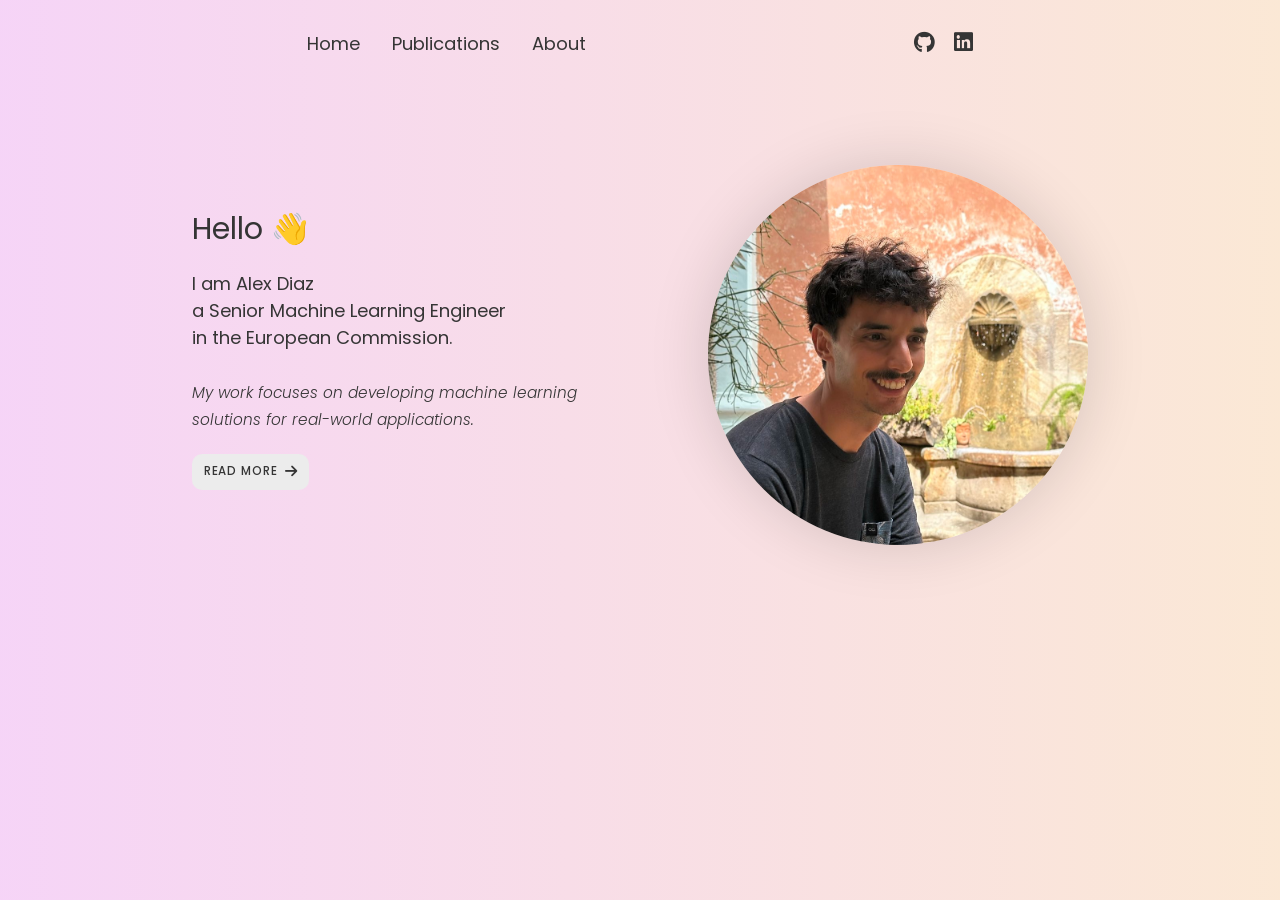
<file: index.html>
<!DOCTYPE html>
<html lang="en-GB">
<head>
    <meta charset="utf-8">
    <meta http-equiv="X-UA-Compatible" content="IE=edge">
    <meta name="viewport" content="width=device-width, initial-scale=1.0">

    <title>Home Page - Alex Diaz</title>
    <meta name="description"
          content="Alex Diaz personal site">
    <meta name="referrer" content="no-referrer-when-downgrade">
    <meta name="robots" content="all">
    <meta content="en_EN" property="og:locale">
    <meta content="Alex Diaz, Machine Learning Engineering" property="og:site_name">
    <meta content="website" property="og:type">
    <meta content="https://www.alexdiaz.io" property="og:url">
    <meta content="Alex Diaz, Machine Learning Engineering" property="og:title">
    <meta content="The portfolio of Machine Learning Engineer, Alex Diaz." property="og:description">
    <meta content="https://github.com/alejandrods" property="og:see_also">
    <link rel="stylesheet" type="text/css" media="all" href="assets/stylesheets/main_free.css"/>
    <link rel="stylesheet" type="text/css" media="all" href="assets/stylesheets/home.css"/>
    <link rel="preconnect" href="https://rsms.me/">
    <link rel="stylesheet" href="https://rsms.me/inter/inter.css">
    <link href="assets/fontawesome-free-6.6.0-web/css/all.min.css" rel="stylesheet">
    <link rel="apple-touch-icon" sizes="180x180" href="apple-touch-icon.png">
    <link rel="icon" type="image/png" sizes="32x32" href="favicon-32x32.png">
    <link rel="icon" type="image/png" sizes="16x16" href="favicon-16x16.png">
    <meta name="msapplication-TileColor" content="#da532c">
    <meta name="theme-color" content="#ffffff">
    <!-- Load universal header and footer -->
    <script src="https://ajax.googleapis.com/ajax/libs/jquery/3.5.1/jquery.min.js"></script>
    <script>
        jQuery(document).ready(function ($) {
            $("#header").load("assets/views/header.html #home");
            $("#footer").load("assets/views/footer.html");
        });
    </script>
    <script src="assets/scripts/tilt.js" defer></script>
</head>
<body>
<!-- Define Menu -->
<div id="header"></div>

<!-- Title Page -->
<div class="container" id="first-content"
     style="background: linear-gradient(90deg, hsla(298, 68%, 90%, 1) 0%, hsla(30, 82%, 91%, 1) 100%);">
    <div class="home-container">
        <div class="home-intro">
            <h1 class="title">Hello 👋</h1>
            <p class="text">I am Alex Diaz<br> a Senior Machine Learning Engineer<br> in the European Commission.</p>

            <p><em>My work focuses on developing machine learning solutions for real-world applications.</em></p>
            <div><a href="about.html" class="button icon">Read More <i class="fa-solid fa-arrow-right"></i></a></div>
        </div>
        <div class="home-profile">
            <div class="tilt">
                <div class="tilt-inner">
                    <img src="assets/figures/profile.png" alt="Alex Diaz Profile">
                </div>
            </div>
        </div>
    </div>
</div>

<!-- Footer Page -->
<div id="footer"></div>
</body>
</html>
</file>
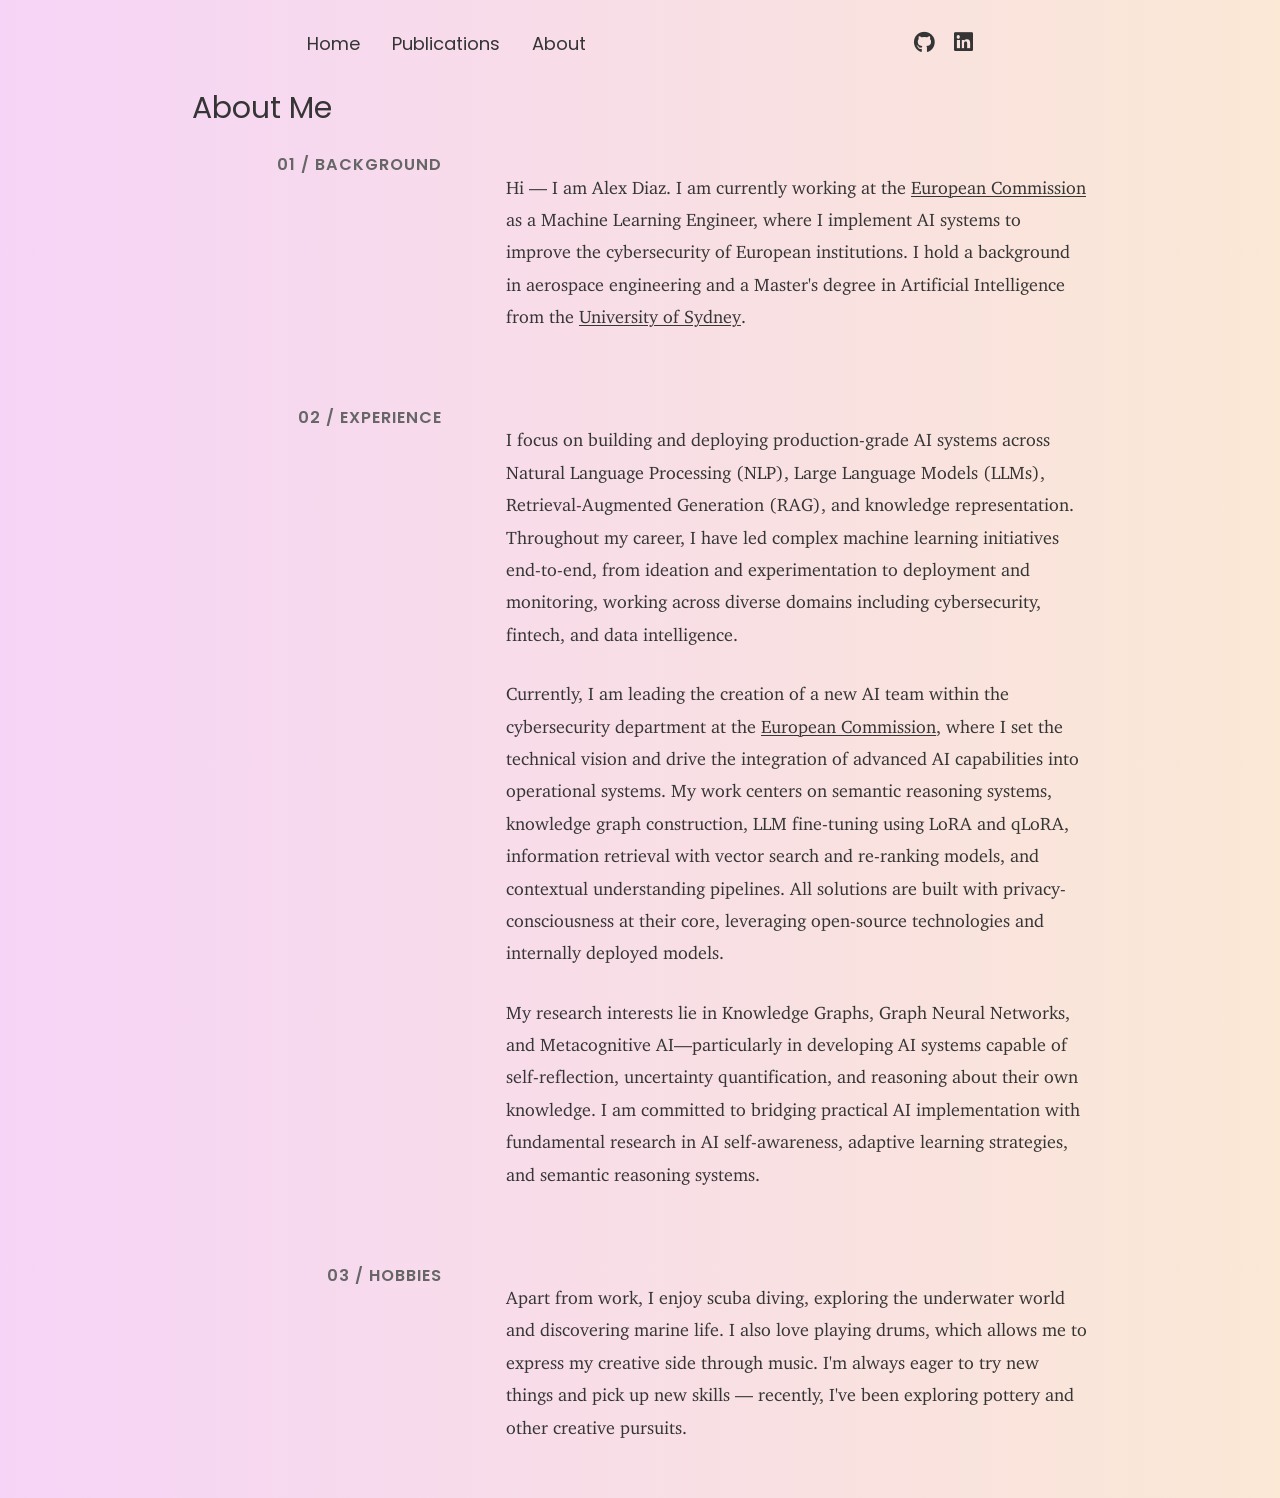
<file: about.html>
<!DOCTYPE html>
<html lang="en-GB">
<head>
    <meta charset="utf-8">
    <meta http-equiv="X-UA-Compatible" content="IE=edge">
    <meta name="viewport" content="width=device-width, initial-scale=1.0">

    <title>About - Alex Diaz</title>
    <meta name="description"
          content="Read about Alex Diaz, including further information about his background and professional experience.">
    <meta name="referrer" content="no-referrer-when-downgrade">
    <meta name="robots" content="all">
    <meta content="en_EN" property="og:locale">
    <meta content="Alex Diaz, Machine Learning Engineering" property="og:site_name">
    <meta content="website" property="og:type">
    <meta content="https://www.alexdiaz.io" property="og:url">
    <meta content="About - Alex Diaz" property="og:title">
    <meta content="Read about Alex Diaz, including further information about his background and professional experience."
          property="og:description">
    <meta content="https://github.com/alejandrods" property="og:see_also">
    <link rel="stylesheet" type="text/css" media="all" href="assets/stylesheets/main_free.css"/>
    <link rel="stylesheet" type="text/css" media="all" href="assets/stylesheets/home.css"/>
    <link rel="preconnect" href="https://rsms.me/">
    <link rel="stylesheet" href="https://rsms.me/inter/inter.css">
    <link href="assets/fontawesome-free-6.6.0-web/css/all.min.css" rel="stylesheet">
    <link rel="apple-touch-icon" sizes="180x180" href="apple-touch-icon.png">
    <link rel="icon" type="image/png" sizes="32x32" href="favicon-32x32.png">
    <link rel="icon" type="image/png" sizes="16x16" href="favicon-16x16.png">
    <meta name="msapplication-TileColor" content="#da532c">
    <meta name="theme-color" content="#ffffff">
    <!-- Load universal header and footer -->
    <script src="https://ajax.googleapis.com/ajax/libs/jquery/3.5.1/jquery.min.js"></script>
    <script>
        jQuery(document).ready(function ($) {
            $("#header").load("assets/views/header.html #about");
            $("#footer").load("assets/views/footer.html");
        });
    </script>
</head>

<body>
<!-- Define Menu -->
<div id="header"></div>

<!-- Title Page -->
<div class="container" id="first-content"
     style="background: linear-gradient(90deg, hsla(298, 68%, 90%, 1) 0%, hsla(30, 82%, 91%, 1) 100%);">
    <div class="page-title">
        <h1 class="title">About Me</h1>
        <div class="about-container">
            <div class="about-intro">
                <p>01&nbsp;/&nbsp;Background</p>
            </div>
            <div class="about-content">
                <p>Hi &mdash; I am Alex Diaz. I am currently working at the <a href="https://commission.europa.eu/">European
                    Commission</a> as a Machine Learning Engineer, where I implement AI systems to improve the
                    cybersecurity of European institutions. I hold a background in aerospace engineering and a Master's
                    degree in Artificial Intelligence from the <a href="https://www.sydney.edu.au/">University of
                        Sydney</a>.</p>
            </div>

            <div class="about-intro">
                <p>02&nbsp;/&nbsp;Experience</p>
            </div>

            <div class="about-content">
                <p>
                    I focus on building and deploying production-grade AI systems across Natural Language Processing (NLP), Large Language Models (LLMs), Retrieval-Augmented Generation (RAG), and knowledge representation. Throughout my career, I have led complex machine learning initiatives end-to-end, from ideation and experimentation to deployment and monitoring, working across diverse domains including cybersecurity, fintech, and data intelligence.
                </p>
                <p>
                    Currently, I am leading the creation of a new AI team within the cybersecurity department at the <a href="https://commission.europa.eu/">European Commission</a>, where I set the technical vision and drive the integration of advanced AI capabilities into operational systems. My work centers on semantic reasoning systems, knowledge graph construction, LLM fine-tuning using LoRA and qLoRA, information retrieval with vector search and re-ranking models, and contextual understanding pipelines. All solutions are built with privacy-consciousness at their core, leveraging open-source technologies and internally deployed models.
                </p>
                <p>
                    My research interests lie in Knowledge Graphs, Graph Neural Networks, and Metacognitive AI—particularly in developing AI systems capable of self-reflection, uncertainty quantification, and reasoning about their own knowledge. I am committed to bridging practical AI implementation with fundamental research in AI self-awareness, adaptive learning strategies, and semantic reasoning systems.
                </p>
            </div>

            <div class="about-intro">
                <p>03&nbsp;/&nbsp;Hobbies</p>
            </div>

            <div class="about-content">
                <p>
                    Apart from work, I enjoy scuba diving, exploring the underwater world and discovering marine life. I
                    also love playing drums, which allows me to express my creative side through music. I'm always eager
                    to try new things and pick up new skills &mdash; recently, I've been exploring pottery and other
                    creative pursuits.
                </p>
            </div>
        </div>
    </div>
</div>

<!-- Footer Page -->
<div id="footer"></div>

</body>
</html>
</file>
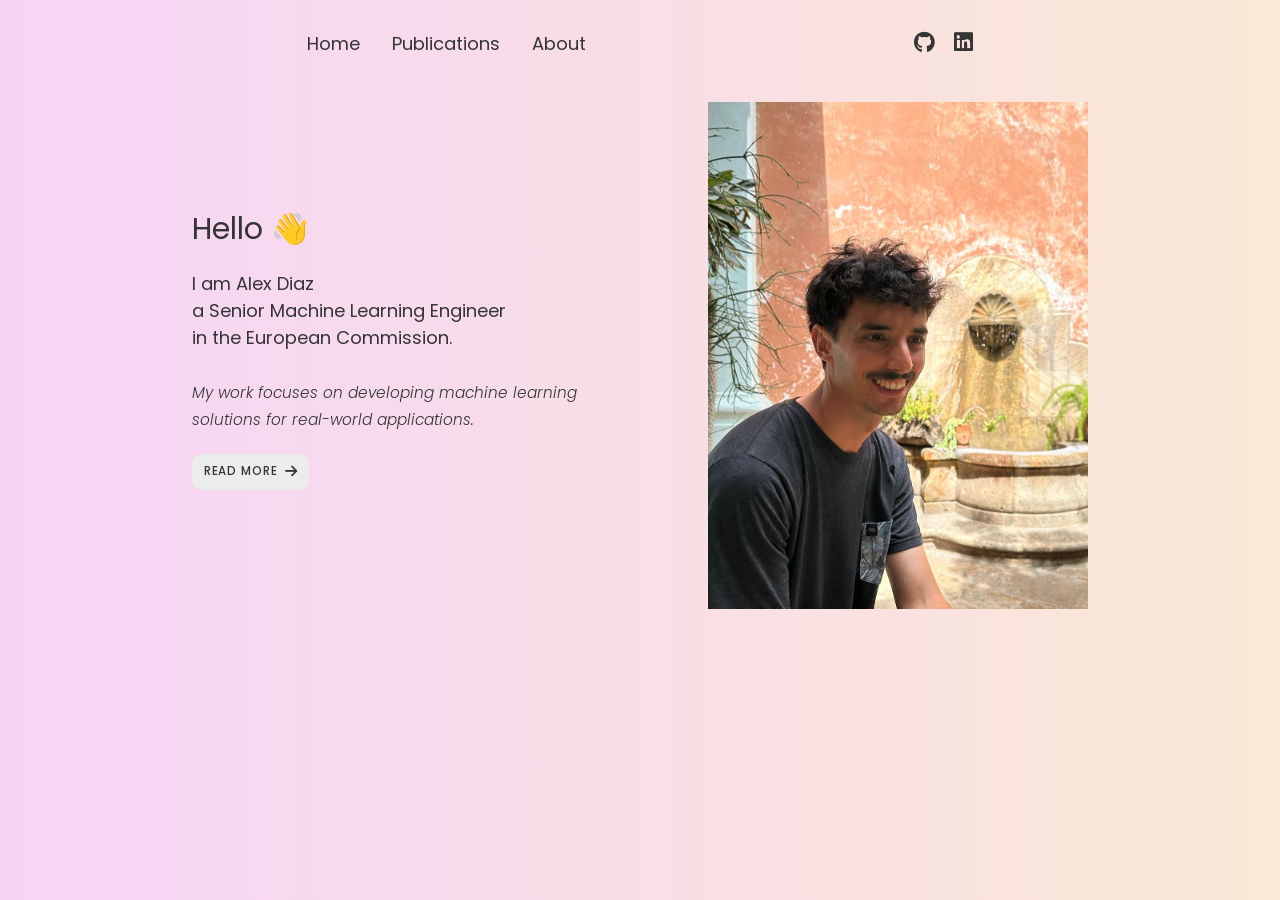
<file: home.html>
<!DOCTYPE html>
<html lang="en-GB">
<head>
    <meta charset="utf-8">
    <meta http-equiv="X-UA-Compatible" content="IE=edge">
    <meta name="viewport" content="width=device-width, initial-scale=1.0">

    <title>Home Page - Alex Diaz</title>
    <meta name="description"
          content="Alex Diaz personal site">
    <meta name="referrer" content="no-referrer-when-downgrade">
    <meta name="robots" content="all">
    <meta content="en_EN" property="og:locale">
    <meta content="Alex Diaz, Machine Learning Engineering" property="og:site_name">
    <meta content="website" property="og:type">
    <meta content="https://www.alexdiaz.io" property="og:url">
    <meta content="Alex Diaz, Machine Learning Engineering" property="og:title">
    <meta content="The portfolio of Machine Learning Engineer, Alex Diaz." property="og:description">
    <meta content="https://github.com/alejandrods" property="og:see_also">
    <link rel="stylesheet" type="text/css" media="all" href="assets/stylesheets/main_free.css"/>
    <link rel="stylesheet" type="text/css" media="all" href="assets/stylesheets/home.css"/>
    <link rel="preconnect" href="https://rsms.me/">
    <link rel="stylesheet" href="https://rsms.me/inter/inter.css">
    <link href="assets/fontawesome-free-6.6.0-web/css/all.min.css" rel="stylesheet">
    <link rel="apple-touch-icon" sizes="180x180" href="apple-touch-icon.png">
    <link rel="icon" type="image/png" sizes="32x32" href="favicon-32x32.png">
    <link rel="icon" type="image/png" sizes="16x16" href="favicon-16x16.png">
<!--    <link rel="manifest" href="/site.webmanifest">-->
    <meta name="msapplication-TileColor" content="#da532c">
    <meta name="theme-color" content="#ffffff">
    <!-- Load universal header and footer -->
    <script src="https://ajax.googleapis.com/ajax/libs/jquery/3.5.1/jquery.min.js"></script>
    <script>
        jQuery(document).ready(function ($) {
            $("#header").load("assets/views/header.html #home");
            $("#footer").load("assets/views/footer.html");
        });
    </script>
</head>
<body>
<!-- Define Menu -->
<div id="header"></div>

<!-- Title Page -->
<div class="container" id="first-content"
     style="background: linear-gradient(90deg, hsla(298, 68%, 90%, 1) 0%, hsla(30, 82%, 91%, 1) 100%);">
    <div class="home-container">
        <div class="home-intro">
            <h1 class="title">Hello 👋</h1>
            <p class="text">I am Alex Diaz<br> a Senior Machine Learning Engineer<br> in the European Commission.</p>

            <p><em>My work focuses on developing machine learning solutions for real-world applications.</em></p>
            <div><a href="about.html" class="button icon">Read More <i class="fa-solid fa-arrow-right"></i></a></div>
        </div>
        <div class="home-profile">
            <img src="assets/figures/profile.png" alt="Alex Diaz Profile">
        </div>
    </div>
</div>

<!-- Footer Page -->
<div id="footer"></div>
</body>
</html>
</file>
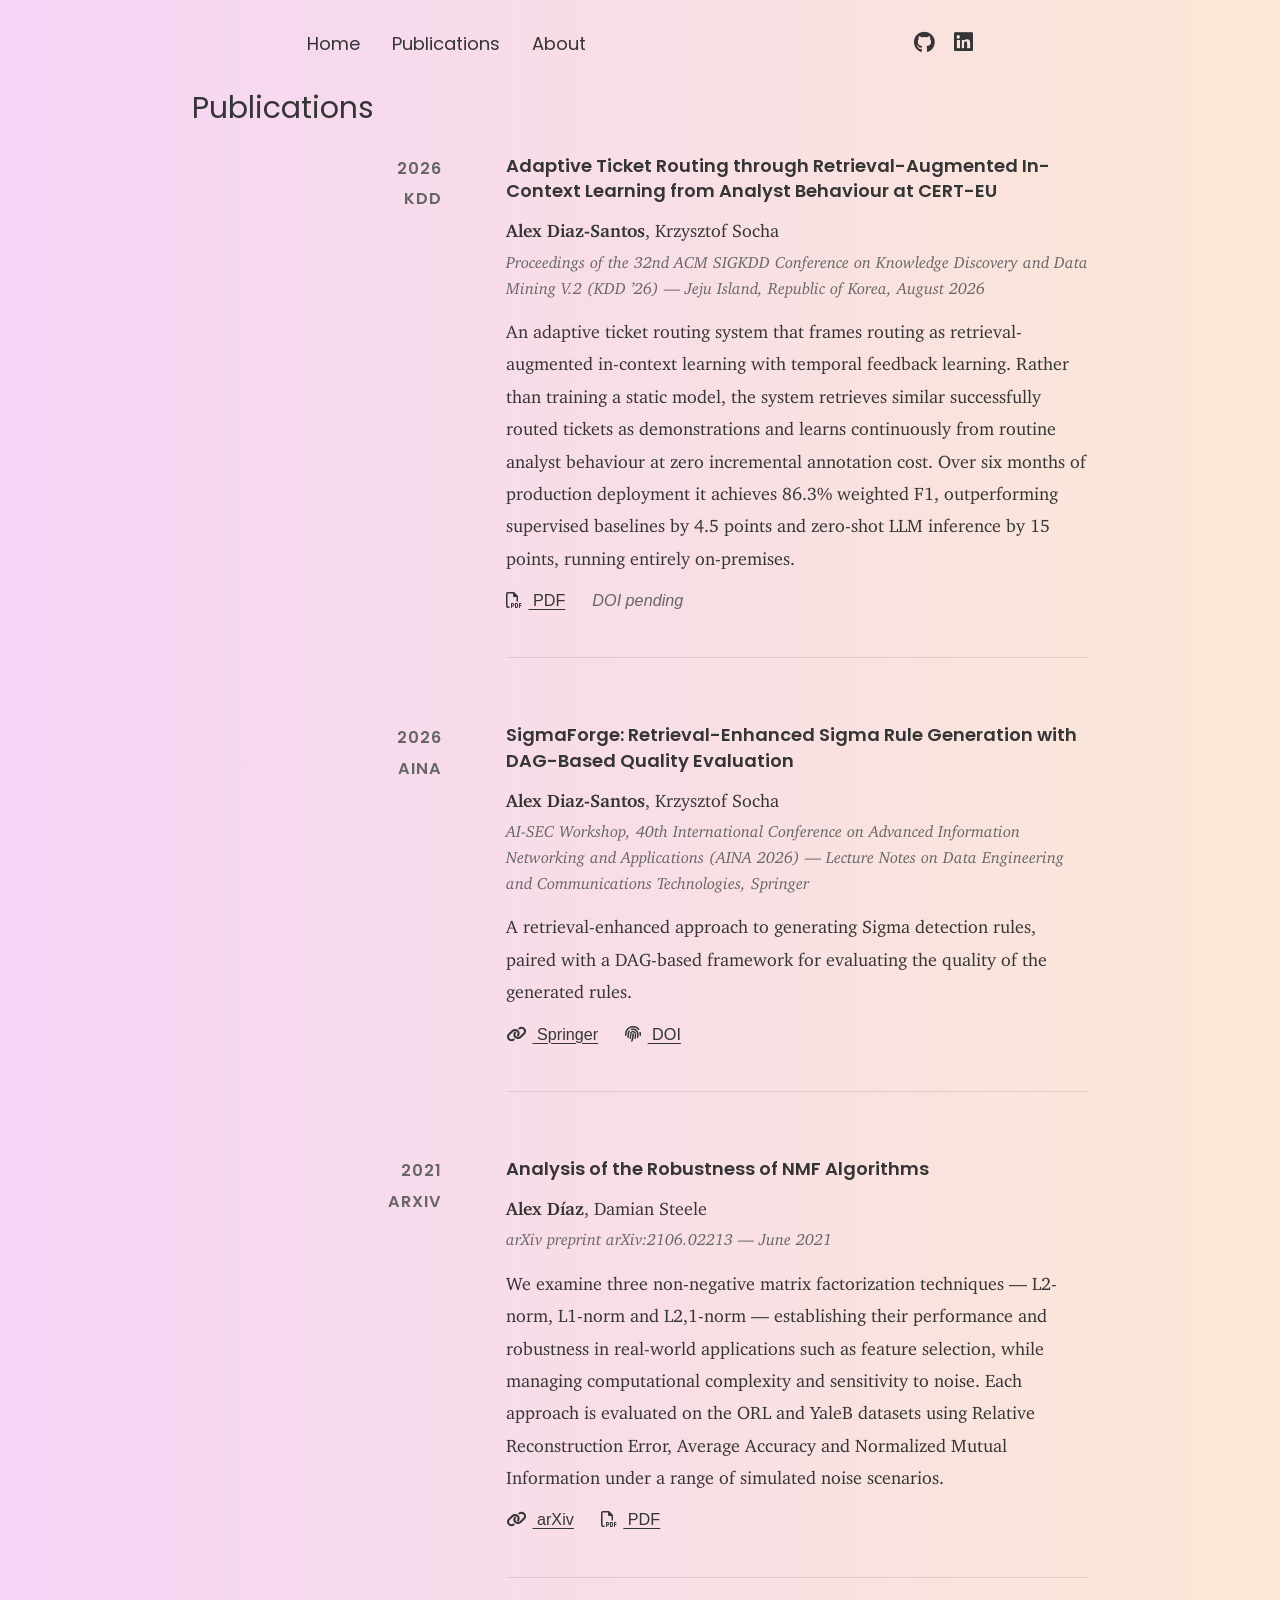
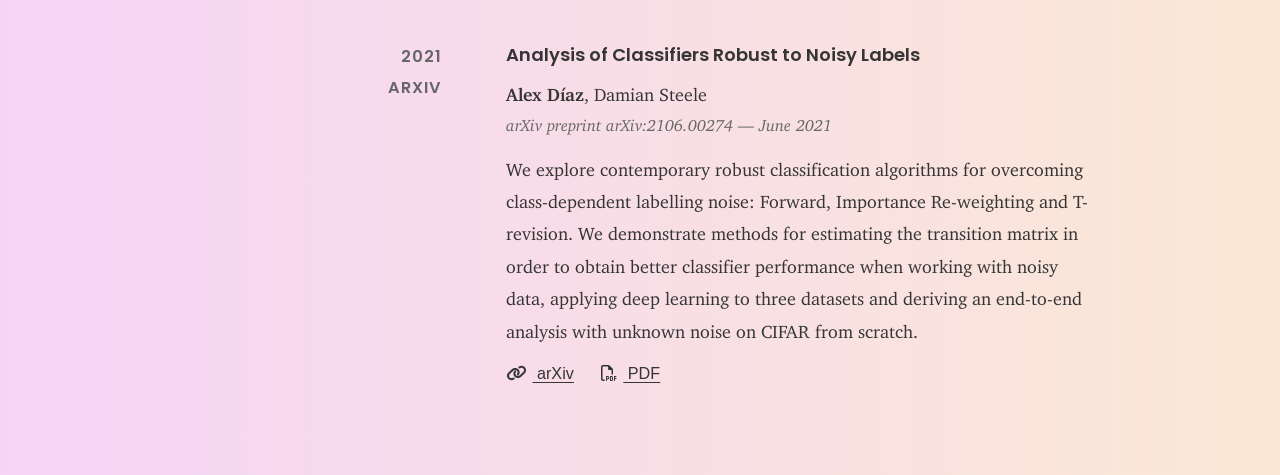
<file: publications.html>
<!DOCTYPE html>
<html lang="en-GB">
<head>
    <meta charset="utf-8">
    <meta http-equiv="X-UA-Compatible" content="IE=edge">
    <meta name="viewport" content="width=device-width, initial-scale=1.0">

    <title>Publications - Alex Diaz</title>
    <meta name="description"
          content="Peer-reviewed papers and preprints by Alex Diaz on machine learning, large language models and cybersecurity.">
    <meta name="referrer" content="no-referrer-when-downgrade">
    <meta name="robots" content="all">
    <meta content="en_EN" property="og:locale">
    <meta content="Alex Diaz, Machine Learning Engineering" property="og:site_name">
    <meta content="website" property="og:type">
    <meta content="https://www.alexdiaz.io" property="og:url">
    <meta content="Publications - Alex Diaz" property="og:title">
    <meta content="Peer-reviewed papers and preprints by Alex Diaz on machine learning, large language models and cybersecurity."
          property="og:description">
    <meta content="https://github.com/alejandrods" property="og:see_also">
    <link rel="stylesheet" type="text/css" media="all" href="assets/stylesheets/main_free.css"/>
    <link rel="stylesheet" type="text/css" media="all" href="assets/stylesheets/home.css"/>
    <link rel="preconnect" href="https://rsms.me/">
    <link rel="stylesheet" href="https://rsms.me/inter/inter.css">
    <link href="assets/fontawesome-free-6.6.0-web/css/all.min.css" rel="stylesheet">
    <link rel="apple-touch-icon" sizes="180x180" href="apple-touch-icon.png">
    <link rel="icon" type="image/png" sizes="32x32" href="favicon-32x32.png">
    <link rel="icon" type="image/png" sizes="16x16" href="favicon-16x16.png">
    <meta name="msapplication-TileColor" content="#da532c">
    <meta name="theme-color" content="#ffffff">
    <!-- Load universal header and footer -->
    <script src="https://ajax.googleapis.com/ajax/libs/jquery/3.5.1/jquery.min.js"></script>
    <script>
        jQuery(document).ready(function ($) {
            $("#header").load("assets/views/header.html #publications");
            $("#footer").load("assets/views/footer.html");
        });
    </script>
</head>

<body>
<!-- Define Menu -->
<div id="header"></div>

<!-- Title Page -->
<div class="container" id="first-content"
     style="background: linear-gradient(90deg, hsla(298, 68%, 90%, 1) 0%, hsla(30, 82%, 91%, 1) 100%);">
    <div class="page-title">
        <h1 class="title">Publications</h1>

        <div class="publications-container">

            <!-- KDD 2026 -->
            <div class="publication-meta">
                <p>2026</p>
                <p class="venue-tag">KDD</p>
            </div>
            <div class="publication-content">
                <p class="publication-title">Adaptive Ticket Routing through Retrieval-Augmented In-Context Learning
                    from Analyst Behaviour at CERT-EU</p>
                <p class="publication-authors"><strong>Alex Diaz-Santos</strong>, Krzysztof Socha</p>
                <p class="publication-venue">Proceedings of the 32nd ACM SIGKDD Conference on Knowledge Discovery and
                    Data Mining V.2 (KDD &rsquo;26) &mdash; Jeju Island, Republic of Korea, August 2026</p>
                <p class="publication-abstract">An adaptive ticket routing system that frames routing as
                    retrieval-augmented in-context learning with temporal feedback learning. Rather than training a
                    static model, the system retrieves similar successfully routed tickets as demonstrations and learns
                    continuously from routine analyst behaviour at zero incremental annotation cost. Over six months of
                    production deployment it achieves 86.3% weighted F1, outperforming supervised baselines by 4.5
                    points and zero-shot LLM inference by 15 points, running entirely on-premises.</p>
                <div class="publication-links">
                    <a href="assets/papers/kdd2026-adaptive-ticket-routing.pdf" target="_blank"
                       rel="noopener noreferrer"><i class="fa-regular fa-file-pdf"></i> PDF</a>
                    <span class="publication-pending">DOI pending</span>
                </div>
            </div>

            <!-- AINA 2026 / AI-SEC -->
            <div class="publication-meta">
                <p>2026</p>
                <p class="venue-tag">AINA</p>
            </div>
            <div class="publication-content">
                <p class="publication-title">SigmaForge: Retrieval-Enhanced Sigma Rule Generation with DAG-Based Quality
                    Evaluation</p>
                <p class="publication-authors"><strong>Alex Diaz-Santos</strong>, Krzysztof Socha</p>
                <p class="publication-venue">AI-SEC Workshop, 40th International Conference on Advanced Information
                    Networking and Applications (AINA 2026) &mdash; Lecture Notes on Data Engineering and Communications
                    Technologies, Springer</p>
                <p class="publication-abstract">A retrieval-enhanced approach to generating Sigma detection rules,
                    paired with a DAG-based framework for evaluating the quality of the generated rules.</p>
                <div class="publication-links">
                    <a href="https://link.springer.com/chapter/10.1007/978-3-032-23335-6_4" target="_blank"
                       rel="noopener noreferrer"><i class="fa-solid fa-link"></i> Springer</a>
                    <a href="https://doi.org/10.1007/978-3-032-23335-6_4" target="_blank" rel="noopener noreferrer"><i
                            class="fa-solid fa-fingerprint"></i> DOI</a>
                </div>
            </div>

            <!-- arXiv 2106.02213 -->
            <div class="publication-meta">
                <p>2021</p>
                <p class="venue-tag">arXiv</p>
            </div>
            <div class="publication-content">
                <p class="publication-title">Analysis of the Robustness of NMF Algorithms</p>
                <p class="publication-authors"><strong>Alex D&iacute;az</strong>, Damian Steele</p>
                <p class="publication-venue">arXiv preprint arXiv:2106.02213 &mdash; June 2021</p>
                <p class="publication-abstract">We examine three non-negative matrix factorization techniques
                    &mdash; L2-norm, L1-norm and L2,1-norm &mdash; establishing their performance and robustness in
                    real-world applications such as feature selection, while managing computational complexity and
                    sensitivity to noise. Each approach is evaluated on the ORL and YaleB datasets using Relative
                    Reconstruction Error, Average Accuracy and Normalized Mutual Information under a range of simulated
                    noise scenarios.</p>
                <div class="publication-links">
                    <a href="https://arxiv.org/abs/2106.02213" target="_blank" rel="noopener noreferrer"><i
                            class="fa-solid fa-link"></i> arXiv</a>
                    <a href="https://arxiv.org/pdf/2106.02213" target="_blank" rel="noopener noreferrer"><i
                            class="fa-regular fa-file-pdf"></i> PDF</a>
                </div>
            </div>

            <!-- arXiv 2106.00274 -->
            <div class="publication-meta">
                <p>2021</p>
                <p class="venue-tag">arXiv</p>
            </div>
            <div class="publication-content">
                <p class="publication-title">Analysis of Classifiers Robust to Noisy Labels</p>
                <p class="publication-authors"><strong>Alex D&iacute;az</strong>, Damian Steele</p>
                <p class="publication-venue">arXiv preprint arXiv:2106.00274 &mdash; June 2021</p>
                <p class="publication-abstract">We explore contemporary robust classification algorithms for overcoming
                    class-dependent labelling noise: Forward, Importance Re-weighting and T-revision. We demonstrate
                    methods for estimating the transition matrix in order to obtain better classifier performance when
                    working with noisy data, applying deep learning to three datasets and deriving an end-to-end
                    analysis with unknown noise on CIFAR from scratch.</p>
                <div class="publication-links">
                    <a href="https://arxiv.org/abs/2106.00274" target="_blank" rel="noopener noreferrer"><i
                            class="fa-solid fa-link"></i> arXiv</a>
                    <a href="https://arxiv.org/pdf/2106.00274" target="_blank" rel="noopener noreferrer"><i
                            class="fa-regular fa-file-pdf"></i> PDF</a>
                </div>
            </div>

        </div>
    </div>
</div>

<!-- Footer Page -->
<div id="footer"></div>

</body>
</html>
</file>
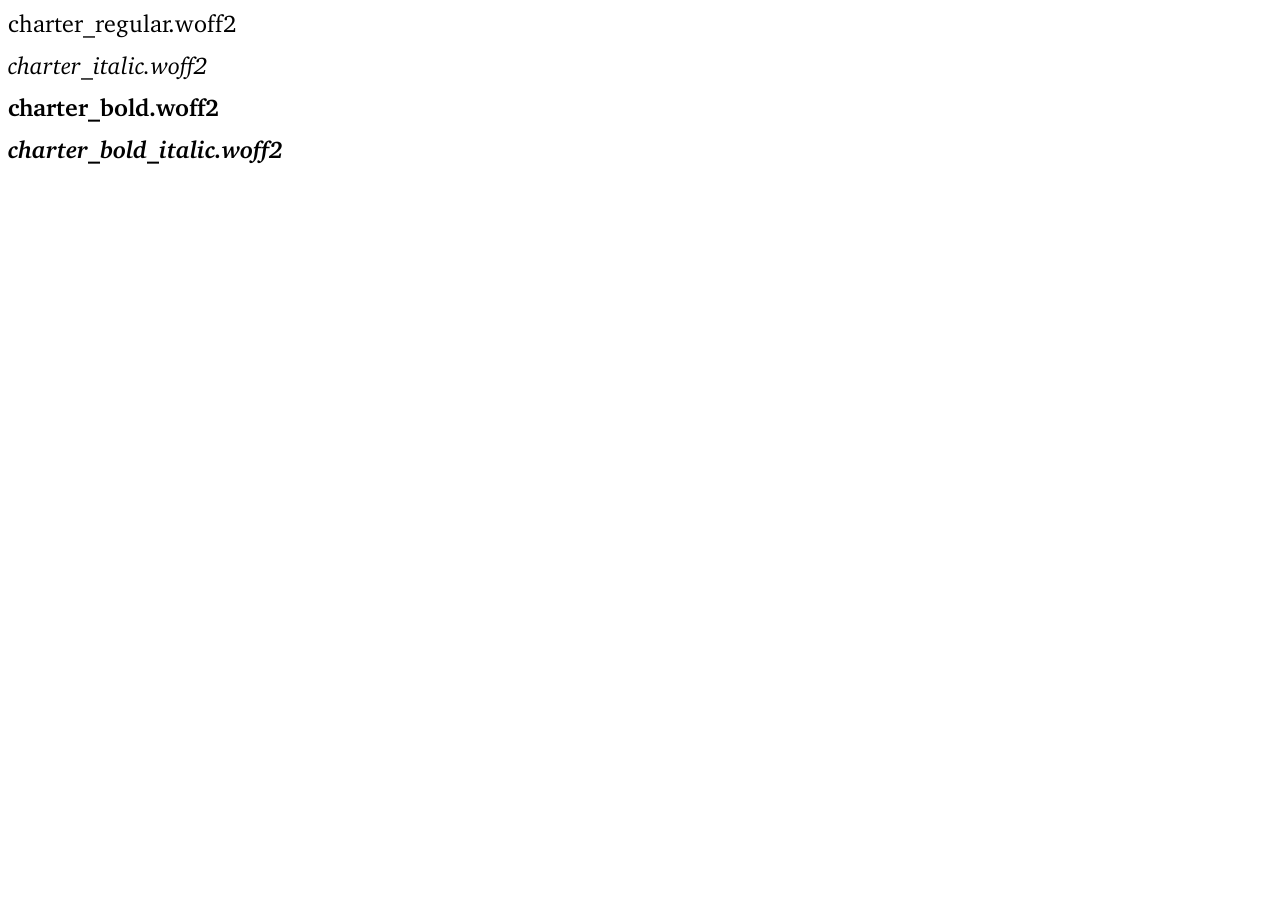
<file: assets/fonts/Charter/sample.html>
<html>
<head>
<link rel="stylesheet" type="text/css" href="sample.css" />
</head>
<body style="font-size: 24px">
<p style="font-family: charter">charter_regular.woff2</p>
<p style="font-family: charter"><em>charter_italic.woff2</em></p>
<p style="font-family: charter"><strong>charter_bold.woff2</strong></p>
<p style="font-family: charter"><strong><em>charter_bold_italic.woff2</em></strong></p>
</body>
</html>
</file>
<file: assets/stylesheets/main_free.css>
@import url("https://fonts.googleapis.com/css2?family=Fira+Code:wght@400;500;600;700&display=swap");
@import url("https://fonts.googleapis.com/css2?family=Poppins:ital,wght@0,100;0,200;0,300;0,400;0,500;0,600;0,700;0,800;0,900;1,100;1,200;1,300;1,400;1,500;1,600;1,700;1,800;1,900&display=swap");
@font-face {
  font-family: "Charter";
  font-style: normal;
  font-weight: normal;
  src: url("../fonts/Charter/charter_regular.woff2") format("woff2");
}
@font-face {
  font-family: "Charter";
  font-style: italic;
  font-weight: normal;
  src: url("../fonts/Charter/charter_italic.woff2") format("woff2");
}
@font-face {
  font-family: "Charter";
  font-style: normal;
  font-weight: bold;
  src: url("../fonts/Charter/charter_bold.woff2") format("woff2");
}
@font-face {
  font-family: "Charter";
  font-style: italic;
  font-weight: bold;
  src: url("../fonts/Charter/charter_bold_italic.woff2") format("woff2");
}
a, abbr, acronym, address, applet, article, aside, audio, b, big, blockquote, body, canvas, caption, center, cite, code, dd, del, details, dfn, div, dl, dt, em, fieldset, figcaption, figure, footer, form, h1, h2, h3, h4, h5, h6, header, hgroup, html, i, iframe, img, ins, kbd, label, legend, li, mark, menu, nav, object, ol, p, pre, q, s, samp, section, small, span, strike, strong, sub, summary, sup, table, tbody, td, tfoot, th, thead, time, tr, tt, u, ul, var, video {
  margin: 0;
  padding: 0;
  border: 0;
  outline: 0;
  font: inherit;
  vertical-align: baseline;
}

article, aside, details, figcaption, figure, footer, header, hgroup, menu, nav, section {
  display: block;
}

body {
  background-color: white;
  display: flex;
  flex-direction: column;
  min-height: 100vh;
}

h1, h2, h3, h4, h5, h6, p, a, code, pre, ol, ul, li {
  color: #353535;
  line-height: 1.6;
  font-weight: 300;
  font-size: 18px;
  font-family: "Poppins", serif;
}

a {
  text-underline-offset: 1px;
  color: inherit;
  font-family: inherit;
  font-size: inherit;
  font-weight: inherit;
}
a:hover {
  color: inherit;
}

b {
  font-weight: 600;
}

em {
  font-style: italic;
}

sub {
  font-weight: inherit;
  font-size: 0.65em;
  position: relative;
  top: 0.3em;
}

sup {
  font-weight: inherit;
  font-size: 0.65em;
  position: relative;
  top: -0.5em;
}

hr {
  border: 0;
  height: 0;
  border-top: 1px solid rgb(0, 0, 0);
  border-bottom: 1px solid rgba(255, 255, 255, 0.1);
}
hr.hard {
  border-top: 1px solid rgba(0, 0, 0, 0.5);
}
hr.soft {
  border-top: 1px solid rgba(0, 0, 0, 0.1);
}

img {
  width: 100%;
  margin: 0 auto;
  display: block;
}

video {
  width: 100%;
  margin: 0 auto;
  display: block;
}

svg {
  width: 100%;
}

.container {
  padding-right: calc(6vw - (100vw - 100%));
  padding-left: 6vw;
  flex: 1;
}

::-moz-selection {
  color: white;
  background: #353535;
}

::selection {
  color: white;
  background: #353535;
}

@media screen and (max-width: 769px) {
  a, p, td, th, tr, code, pre, ol, ul, li, div {
    font-size: 15px;
  }
  h1 {
    font-size: 24px;
    line-height: 1.2;
    padding: 1.5vh 0;
    font-weight: 700;
  }
  h1.title {
    font-weight: 500;
    font-size: 26px;
  }
  h2 {
    line-height: 1.2;
    padding: 1.5vh 0;
    font-weight: 700;
    font-size: 18px;
  }
  h3 {
    font-weight: 700;
    line-height: 1.2;
    padding: 1.5vh 0;
    font-size: 17px;
  }
}
@media screen and (min-width: 769px) {
  .container {
    padding-right: calc(8.5vw - (100vw - 100%));
    padding-left: 8.5vw;
  }
  a, p, td, th, tr, code, pre, ol, ul, li, div {
    font-size: 16px;
  }
  h1 {
    font-size: 24px;
    line-height: 1.2;
    padding: 2vh 0;
    font-weight: 700;
  }
  h1.title {
    padding: 0 0 1vh;
    font-weight: 500;
    font-size: 26px;
  }
  h2 {
    line-height: 1.2;
    padding: 2vh 0;
    font-weight: 700;
    font-size: 18px;
  }
  h3 {
    font-weight: 700;
    line-height: 1.2;
    padding: 2vh 0;
    font-size: 17px;
  }
}
@media screen and (min-width: 992px) {
  .container {
    padding-right: calc(12vw - (100vw - 100%));
    padding-left: 12vw;
  }
  a, p, td, th, tr, code, pre, ol, ul, li, div {
    font-size: 16px;
  }
  h1 {
    font-size: 24px;
    line-height: 1.2;
    padding: 1vh 0;
    font-weight: 700;
  }
  h1.title {
    padding: 0 0 1vh;
    font-weight: 500;
    font-size: 26px;
  }
  h2 {
    line-height: 1.2;
    padding: 1vh 0;
    font-weight: 700;
    font-size: 18px;
  }
  h3 {
    font-weight: 700;
    line-height: 1.2;
    padding: 1vh 0;
    font-size: 17px;
  }
}
@media screen and (min-width: 1200px) {
  .container {
    padding-right: calc(15vw - (100vw - 100%));
    padding-left: 15vw;
  }
  a, p, td, th, tr, code, pre, ol, ul, li, div {
    font-size: 17px;
  }
  h1 {
    font-size: 30px;
    line-height: 1.2;
    padding: 1vh 0;
    font-weight: 700;
  }
  h1.title {
    padding: 0 0 1vh;
    font-weight: 500;
    font-size: 30px;
  }
  h2 {
    line-height: 1.2;
    padding: 1vh 0;
    font-weight: 700;
    font-size: 24px;
  }
  h3 {
    font-weight: 700;
    line-height: 1.2;
    padding: 1vh 0;
    font-size: 18px;
  }
}
@media screen and (min-width: 1600px) {
  .container {
    padding-right: calc(18vw - (100vw - 100%));
    padding-left: 18vw;
  }
  a, p, td, th, tr, code, pre, ol, ul, li, div {
    font-size: 18px;
  }
  h1 {
    font-size: 30px;
    line-height: 1.2;
    padding: 1.75vh 0;
    font-weight: 700;
  }
  h1.title {
    padding: 0 0 1vh;
    font-weight: 500;
    font-size: 36px;
  }
  h2 {
    line-height: 1.2;
    padding: 1.5vh 0;
    font-weight: 700;
    font-size: 24px;
  }
  h3 {
    font-weight: 700;
    line-height: 1.2;
    padding: 1.5vh 0;
    font-size: 18px;
  }
}
@media screen and (min-width: 2000px) {
  .container {
    padding-right: calc(22vw - (100vw - 100%));
    padding-left: 22vw;
  }
  a, p, td, th, tr, code, pre, ol, ul, li, div {
    font-size: 18px;
  }
  h1 {
    font-size: 30px;
    line-height: 1.2;
    padding: 1.75vh 0;
    font-weight: 700;
  }
  h1.title {
    padding: 0 0 1vh;
    font-weight: 500;
    font-size: 36px;
  }
  h2 {
    line-height: 1.2;
    padding: 1.5vh 0;
    font-weight: 700;
    font-size: 24px;
  }
  h3 {
    font-weight: 700;
    line-height: 1.2;
    padding: 1.5vh 0;
    font-size: 18px;
  }
}
@media screen and (min-width: 2400px) {
  .container {
    padding-right: calc(24vw - (100vw - 100%));
    padding-left: 24vw;
  }
  a, p, td, th, tr, code, pre, ol, ul, li, div {
    font-size: 20px;
  }
  h1 {
    font-size: 30px;
    line-height: 1.2;
    padding: 1.75vh 0;
    font-weight: 700;
  }
  h1.title {
    padding: 0 0 1vh;
    font-weight: 500;
    font-size: 36px;
  }
  h2 {
    line-height: 1.2;
    padding: 1.5vh 0;
    font-weight: 700;
    font-size: 24px;
  }
  h3 {
    font-weight: 700;
    line-height: 1.2;
    padding: 1.5vh 0;
    font-size: 20px;
  }
}
@media screen and (min-width: 3200px) {
  .container {
    padding-right: calc(32vw - (100vw - 100%));
    padding-left: 28vw;
  }
}
footer {
  padding: 3vh 0px;
  background-color: #fafafa;
}
footer span {
  padding: 0 1px;
  font-size: 0.85em;
}
footer p {
  font-style: italic;
}

@media screen and (min-width: 992px) {
  footer {
    padding: 3vh 0px;
    background-color: #fafafa;
  }
}
@media screen and (min-width: 1200px) {
  footer {
    padding: 4vh 0px;
    background-color: #fafafa;
  }
}
@media screen and (min-width: 1600px) {
  footer {
    padding: 5vh 0px;
  }
}
/* ======================== Blog ===================== */
div.container.blog#first-content {
  padding-top: 2vh;
  background-color: #f6f6f6;
}
div.container.blog#first-content div.blog-title {
  display: grid;
  grid-template-columns: 1fr;
  grid-row: 50vh;
}
div.container.blog#first-content div.blog-title.white * {
  color: white;
}
div.container.blog#first-content div.blog-title.white *::-moz-selection {
  color: #353535 !important;
  background: white !important;
}
div.container.blog#first-content div.blog-title.white *::selection {
  color: #353535 !important;
  background: white !important;
}
div.container.blog#first-content div.blog-title.white * .link * {
  color: #f4f3ef !important;
}
div.container.blog#first-content div.blog-title.white * .info p {
  color: #f4f3ef !important;
}
div.container.blog#first-content div.blog-title .blog-intro {
  display: flex;
  flex-direction: column;
  justify-content: space-between;
  padding: 2vh 0;
}
div.container.blog#first-content div.blog-title .blog-intro p.author {
  padding: 4px 0;
  font-weight: 500;
  font-style: italic;
  line-height: 1.2;
}
div.container.blog#first-content div.blog-title .blog-intro p.abstract {
  font-family: "Poppins";
  font-weight: 400;
  padding: 1vh 0;
}
div.container.blog#first-content div.blog-title .blog-intro .info p {
  padding: 10px 0 0 0;
  letter-spacing: 1px;
  text-transform: uppercase;
  color: #353535;
  font-weight: 600;
  font-size: 0.95em;
}
div.container.blog#first-content div.blog-title .blog-cover {
  position: relative;
  display: flex;
  align-items: center;
  justify-content: flex-end;
  padding: 2vh 0;
}
div.container.blog#first-content div.blog-title .blog-cover img.foreground {
  position: relative;
  z-index: 2;
  padding: 0 !important;
}
div.container.blog#first-content div.blog-title .blog-cover img.background {
  position: absolute;
  z-index: 1;
  filter: blur(24px);
  padding: 0 !important;
}

div.container.blog p.text {
  padding: 1.5vh 0;
  font-family: "Charter", sans-serif;
}
div.container.blog p.text:last-child {
  padding-bottom: 0;
}
div.container.blog ul, div.container.blog ol {
  font-family: inherit;
  font-style: inherit;
  font-weight: inherit;
  padding: 0;
}
div.container.blog ul li p.text, div.container.blog ol li p.text {
  padding: 0vh 0 1.5vh 0 !important;
}
div.container.blog p.caption {
  padding: 1vh 0;
  font-weight: 500;
  line-height: 1.2;
  font-size: 90%;
}
div.container.blog p.caption b {
  font-weight: 700 !important;
}
div.container.blog p.caption a {
  font-size: inherit;
  color: inherit;
}
div.container.blog p.caption.inline {
  padding: 1.5vh 0 !important;
  font-style: italic;
}
div.container.blog p.caption.inline.center {
  text-align: center;
}
div.container.blog p.caption.comment {
  padding: 0 2vw 1vh;
}
div.container.blog p.caption.selection {
  line-height: 1;
}
div.container.blog img {
  padding-bottom: 1vh;
}
div.container.blog.first {
  margin-top: 1.5vh;
}
div.container.blog.main {
  padding: 0.5vh 6vw;
}
div.container.blog.main.comment .content-comment {
  display: none;
}
div.container.blog.main.inline {
  padding-top: 0;
  padding-bottom: 1vh;
}
div.container.blog.large {
  padding: 0.5vh 6vw;
}
div.container.blog.large.inline {
  padding-top: 0;
  padding-bottom: 1vh;
}
div.container.blog.extra-large {
  padding: 0.5vh 6vw;
}
div.container.blog.extra-large.inline {
  padding-top: 0;
  padding-bottom: 1vh;
}
div.container.blog.extra-extra-large {
  padding: 0.5vh 6vw;
}
div.container.blog.extra-extra-large.inline {
  padding-top: 0;
  padding-bottom: 1vh;
}
div.container.blog.max {
  padding: 0.5vh 0vw;
}
div.container.blog.max.inline {
  padding-top: 0;
  padding-bottom: 1vh;
}
div.container.blog.gray {
  background-color: #f6f6f6;
}
div.container.blog.gray p.caption {
  padding-bottom: 0;
}
div.container.blog.gray-linear {
  background: linear-gradient(to bottom, #f6f6f6 0%, white 10%, white 90%, #f6f6f6 100%);
}
div.container.blog.gray-linear p.caption {
  padding-bottom: 0;
}

@media screen and (min-width: 769px) {
  div.container.blog#first-content {
    padding-top: 3vh;
  }
  div.container.blog#first-content div.blog-title {
    grid-template-columns: 1fr 1fr;
    -moz-column-gap: 2vw;
         column-gap: 2vw;
  }
  div.container.blog#first-content div.blog-title .blog-cover {
    margin: 0 0 0 auto;
    width: 90%;
    padding: 3vh 0;
  }
  div.container.blog#first-content div.blog-title .blog-intro {
    display: flex;
    flex-direction: column;
    justify-content: space-between;
    padding: 3vh 0;
  }
  div.container.blog#first-content div.blog-title.no-cover {
    grid-template-columns: 1fr;
  }
  div.container.blog#first-content div.blog-title.no-cover .blog-intro {
    padding: 6vh 6vw;
  }
  div.container.blog#first-content div.blog-title.no-cover h1 {
    padding: 0 2%;
    text-align: center;
  }
  div.container.blog#first-content div.blog-title.no-cover p.author {
    padding: 10px 2%;
    text-align: center;
  }
  div.container.blog#first-content div.blog-title.no-cover .info {
    display: flex;
    justify-content: space-around;
  }
  div.container.blog.first {
    margin-top: 2vh;
  }
  div.container.blog.main {
    padding: 1vh 15vw;
  }
  div.container.blog.main.comment {
    padding-left: 15vw;
    padding-right: 0vw;
    display: grid;
    grid-template-columns: 70vw 13vw;
  }
  div.container.blog.main.comment .content-comment {
    display: none;
  }
  div.container.blog.large {
    padding: 1vh 10vw;
  }
  div.container.blog.extra-large {
    padding: 1vh 8vw;
  }
  div.container.blog.extra-extra-large {
    padding: 1vh 8vw;
  }
}
@media screen and (min-width: 992px) {
  div.container.blog#first-content {
    padding-top: 4vh;
  }
  div.container.blog#first-content div.blog-title {
    grid-template-columns: 1fr 1fr;
    grid-row: 75vh;
    -moz-column-gap: 3vw;
         column-gap: 3vw;
  }
  div.container.blog#first-content div.blog-title .blog-intro {
    display: flex;
    flex-direction: column;
    justify-content: space-between;
    padding: 3vh 0;
  }
  div.container.blog#first-content div.blog-title.no-cover {
    grid-template-columns: 1fr;
  }
  div.container.blog#first-content div.blog-title.no-cover .blog-intro {
    padding: 6vh 7.5vw;
  }
  div.container.blog#first-content div.blog-title .blog-cover {
    padding: 3vh 0;
  }
  div.container.blog.first {
    margin-top: 3vh;
  }
  div.container.blog.main {
    padding: 1.5vh 20vw;
  }
  div.container.blog.main.comment {
    padding-left: 20vw;
    padding-right: 0vw;
    display: grid;
    grid-template-columns: 60vw 18vw;
  }
  div.container.blog.main.comment .content-comment {
    display: none;
  }
  div.container.blog.large {
    padding: 1.5vh 15vw;
  }
  div.container.blog.extra-large {
    padding: 1.5vh 8.5vw;
  }
  div.container.blog.extra-extra-large {
    padding: 1.5vh 8.5vw;
  }
}
@media screen and (min-width: 1200px) {
  div.container.blog#first-content {
    padding-top: 6vh;
  }
  div.container.blog#first-content div.blog-title {
    grid-template-columns: 1fr 1fr;
    grid-row: 75vh;
    -moz-column-gap: 4vw;
         column-gap: 4vw;
  }
  div.container.blog#first-content div.blog-title .blog-intro {
    padding: 5vh 0;
  }
  div.container.blog#first-content div.blog-title .blog-intro p {
    padding: 1.5vh 0;
  }
  div.container.blog#first-content div.blog-title.no-cover {
    grid-template-columns: 1fr;
  }
  div.container.blog#first-content div.blog-title.no-cover .blog-intro {
    padding: 6vh 9vw;
  }
  div.container.blog#first-content div.blog-title .blog-cover {
    padding: 5vh 0;
  }
  div.container.blog.first {
    margin-top: 4vh;
  }
  div.container.blog.main {
    padding: 2vh 24vw;
  }
  div.container.blog.main.comment {
    padding-left: 24vw;
    padding-right: 0vw;
    display: grid;
    grid-template-columns: 60vw 18vw;
  }
  div.container.blog.main.comment .content-comment {
    display: block;
  }
  div.container.blog.large {
    padding: 2vh 16vw;
  }
  div.container.blog.extra-large {
    padding: 2vh 12vw;
  }
  div.container.blog.extra-extra-large {
    padding: 2vh 12vw;
  }
}
@media screen and (min-width: 1600px) {
  div.container.blog#first-content div.blog-title {
    grid-template-columns: 1fr 1fr;
    grid-row: 75vh;
    -moz-column-gap: 4vw;
         column-gap: 4vw;
  }
  div.container.blog#first-content div.blog-title .blog-intro {
    padding: 5vh 0;
  }
  div.container.blog#first-content div.blog-title .blog-intro p {
    padding: 1.5vh 0;
  }
  div.container.blog#first-content div.blog-title.no-cover {
    grid-template-columns: 1fr;
  }
  div.container.blog#first-content div.blog-title.no-cover .blog-intro {
    padding: 6vh 9vw;
  }
  div.container.blog#first-content div.blog-title .blog-cover {
    padding: 5vh 0;
  }
  div.container.blog.first {
    margin-top: 5vh;
  }
  div.container.blog.main {
    padding: 2vh 27vw;
  }
  div.container.blog.main.comment {
    padding-left: 27vw;
    padding-right: 0vw;
    display: grid;
    grid-template-columns: 50vw 23vw;
  }
  div.container.blog.large {
    padding: 2vh 22vw;
  }
  div.container.blog.extra-large {
    padding: 2vh 18vw;
  }
  div.container.blog.extra-extra-large {
    padding: 2vh 14vw;
  }
}
@media screen and (min-width: 2000px) {
  div.container.blog#first-content div.blog-title {
    grid-template-columns: 1fr 1fr;
    grid-row: 65vh;
    -moz-column-gap: 5vw;
         column-gap: 5vw;
  }
  div.container.blog#first-content div.blog-title .blog-intro {
    padding: 5vh 0;
  }
  div.container.blog#first-content div.blog-title .blog-intro p {
    padding: 1.5vh 0;
  }
  div.container.blog#first-content div.blog-title.no-cover {
    grid-template-columns: 1fr;
  }
  div.container.blog#first-content div.blog-title.no-cover .blog-intro {
    padding: 6vh 8vw;
  }
  div.container.blog#first-content div.blog-title .blog-cover {
    padding: 5vh 0;
  }
  div.container.blog.first {
    margin-top: 5vh;
  }
  div.container.blog.main {
    padding: 2vh 30vw;
  }
  div.container.blog.main.comment {
    padding-left: 30vw;
    padding-right: 0vw;
    display: grid;
    grid-template-columns: 50vw 23vw;
  }
  div.container.blog.large {
    padding: 2vh 26vw;
  }
  div.container.blog.extra-large {
    padding: 2vh 22vw;
  }
  div.container.blog.extra-extra-large {
    padding: 2vh 16vw;
  }
}
@media screen and (min-width: 2400px) {
  div.container.blog#first-content div.blog-title {
    grid-template-columns: 1fr 1fr;
    grid-row: 65vh;
    -moz-column-gap: 6vw;
         column-gap: 6vw;
  }
  div.container.blog#first-content div.blog-title .blog-intro {
    padding: 5vh 0;
  }
  div.container.blog#first-content div.blog-title .blog-intro p {
    padding: 1.5vh 0;
  }
  div.container.blog#first-content div.blog-title.no-cover {
    grid-template-columns: 1fr;
  }
  div.container.blog#first-content div.blog-title.no-cover .blog-intro {
    padding: 6vh 8vw;
  }
  div.container.blog#first-content div.blog-title .blog-cover {
    padding: 5vh 0;
  }
  div.container.blog.first {
    margin-top: 5vh;
  }
  div.container.blog.main {
    padding: 2vh 32vw;
  }
  div.container.blog.main.comment {
    padding-left: 32vw;
    padding-right: 0vw;
    display: grid;
    grid-template-columns: 50vw 23vw;
  }
  div.container.blog.large {
    padding: 2vh 28vw;
  }
  div.container.blog.extra-large {
    padding: 2vh 24vw;
  }
  div.container.blog.extra-extra-large {
    padding: 2vh 18vw;
  }
}
@media screen and (min-width: 3200px) {
  div.container.blog#first-content div.blog-title {
    grid-template-columns: 1fr 1fr;
    grid-row: 75vh;
    -moz-column-gap: 7vw;
         column-gap: 7vw;
  }
  div.container.blog#first-content div.blog-title .blog-intro {
    padding: 5vh 0;
  }
  div.container.blog#first-content div.blog-title .blog-intro p {
    padding: 1.5vh 0;
  }
  div.container.blog#first-content div.blog-title.no-cover {
    grid-template-columns: 1fr;
  }
  div.container.blog#first-content div.blog-title.no-cover .blog-intro {
    padding: 6vh 10vw;
  }
  div.container.blog#first-content div.blog-title .blog-cover {
    padding: 5vh 0;
  }
  div.container.blog.first {
    margin-top: 5vh;
  }
  div.container.blog.main {
    padding: 2vh 38vw;
  }
  div.container.blog.main.comment {
    padding-left: 38vw;
    padding-right: 0vw;
    display: grid;
    grid-template-columns: 50vw 23vw;
  }
  div.container.blog.large {
    padding: 2vh 32vw;
  }
  div.container.blog.extra-large {
    padding: 2vh 28vw;
  }
  div.container.blog.extra-extra-large {
    padding: 2vh 22vw;
  }
}
/* ======================== Button ===================== */
input[type=submit], input[type=reset], input[type=button],
button, .button {
  background-color: #ececec;
  border-radius: 10px;
  padding: 0.75em 1em;
  margin-bottom: 10px;
  color: #353535;
  cursor: pointer;
  display: inline-flex;
  align-items: center;
  justify-content: center;
  font-size: 0.7em;
  font-weight: 700;
  font-family: "Poppins", sans-serif;
  letter-spacing: 0.075em;
  text-decoration: none;
  text-transform: uppercase;
  -webkit-user-select: none;
     -moz-user-select: none;
          user-select: none;
}
input[type=submit]:hover, input[type=reset]:hover, input[type=button]:hover,
button:hover, .button:hover {
  background-color: #ececec;
  opacity: 0.8;
  color: #353535;
}
input[type=submit]:active, input[type=reset]:active, input[type=button]:active,
button:active, .button:active {
  opacity: 0.5;
  background-color: #ececec;
  color: #353535;
}
input[type=submit].icon i, input[type=reset].icon i, input[type=button].icon i,
button.icon i, .button.icon i {
  font-size: 1.2em;
  padding-left: 0.5em;
  padding-bottom: 1px;
}
input[type=submit].project, input[type=reset].project, input[type=button].project,
button.project, .button.project {
  text-transform: none;
  letter-spacing: 0;
  font-weight: 600;
  height: 0.75em;
  padding: 0.6em;
  font-size: 1em;
  color: #353535;
}
input[type=submit].project.white, input[type=reset].project.white, input[type=button].project.white,
button.project.white, .button.project.white {
  color: #f4f3ef;
}

@media screen and (max-width: 992px) {
  input[type=submit], input[type=reset], input[type=button],
  button, .button {
    font-size: 0.6em;
  }
  input[type=submit].icon i, input[type=reset].icon i, input[type=button].icon i,
  button.icon i, .button.icon i {
    font-size: 1.2em;
  }
}
/* ======================== Slide Menu ===================== */
.slide-menu {
  display: table;
  margin: 0 auto;
  padding-bottom: 2vh;
}
.slide-menu .dots {
  margin-bottom: -10px;
  -webkit-user-select: none;
     -moz-user-select: none;
          user-select: none;
}
.slide-menu .dots .dot {
  position: relative;
  -webkit-appearance: none;
     -moz-appearance: none;
          appearance: none;
  display: inline-block;
  background-color: #c6c6c6;
  cursor: pointer;
  width: 10px;
  height: 10px;
  border-radius: 50%;
  margin: 15px;
  transition: all 0.2s ease-in-out;
}
.slide-menu .dots .dot:after {
  content: "";
  position: absolute;
  left: -15px;
  top: -15px;
  width: 40px;
  height: 40px;
  border-radius: 50%;
}
.slide-menu .dots .dot:hover {
  transform: scale(1.4);
}
.slide-menu .dots .dot.active {
  background-color: #E2a3a3;
  transform: scale(1.4);
}

/* ======================== Table ===================== */
.table-wrapper {
  overflow: scroll;
  scrollbar-width: none; /* Firefox */
  -ms-overflow-style: none; /* Internet Explorer 10+ */
  padding-bottom: 1vh;
}

.table-wrapper::-webkit-scrollbar { /* WebKit */
  width: 0;
  height: 0;
}

table {
  margin: 0.5vh 0;
  width: 100%;
  font-family: "Poppins", sans-serif;
}
table a {
  font-size: inherit;
}
table th, table td {
  font-size: 85%;
}
table th b, table td b {
  font-weight: 900;
}
table thead {
  font-weight: 700;
}
table tbody tr {
  border: solid 1px #404041;
  border-left: 0;
  border-right: 0;
}
table tbody tr:nth-child(2n+1) {
  background-color: #ececec;
}
table tbody tr:first-child {
  border-top: solid 2px white;
}
table tbody tr:last-child {
  border-bottom: solid 2px white;
}
table tbody tr td.gray {
  background-color: #ececec !important;
}
table tbody tr td.nogray {
  background-color: #f6f6f6 !important;
}
table tbody.center td {
  text-align: center;
}
table thead.center th {
  text-align: center;
}
table td {
  color: #353535;
  padding: 0.5em 0.5em;
}
table th {
  color: #666667;
  padding: 0 0.5em 0.25em 0.5em;
  text-align: left;
}
table tfoot {
  border-top: solid 2px white;
}
table.alt {
  border-collapse: separate;
}
table.alt tbody tr td {
  border: solid 1px white;
  border-left-width: 0;
  border-top-width: 0;
}
table.alt tbody tr td:first-child {
  border-left-width: 1px;
}
table.alt tbody tr:first-child td {
  border-top-width: 1px;
}
table.alt thead {
  border-bottom: 0;
}
table.alt tfoot {
  border-top: 0;
}

/* ======================== Code ===================== */
code {
  background-color: rgba(230, 235, 237, 0.25);
  border-radius: 10px;
  border: solid 1px #c6c6c6;
  font-family: "Fira Code", monospace;
  margin: 0 0.25em;
  padding: 0.25em 0.65em;
  color: #666667;
  font-size: 75% !important;
}

pre {
  font-family: "Fira Code", monospace;
}

pre code {
  background-color: #fafafa !important;
  display: block;
  padding: 1.5vh 1.5vw !important;
  overflow-x: auto;
}

/* ======================== Selection ===================== */
select {
  border-color: transparent;
  border-radius: 5px;
  padding: 5px 3px;
  background-color: #ececec;
  display: inline;
  line-height: inherit;
  font-size: inherit;
  font-style: inherit;
  font-weight: inherit;
  font-family: inherit;
  color: inherit;
  border: 0;
  outline: none;
  margin: inherit;
  height: 30px;
  text-underline-offset: 1px;
  width: inherit;
}
select option {
  white-space: nowrap;
  overflow: hidden;
}
select:hover {
  cursor: pointer;
}
select:after {
  content: "";
  position: absolute;
  right: 10px;
  top: 3px;
  width: 0;
  height: 0;
  border-left: 10px solid transparent;
  border-right: 10px solid transparent;
  border-top: 10px solid #333;
}

/* ======================== Slider Display ===================== */
.slider-container {
  box-shadow: none;
  outline: none;
  --divider-width: 1px;
  --divider-color: #000;
  --default-handle-width: clamp(10px, 5vw, 40px);
  --default-handle-color: #000;
}
.slider-container.white {
  --divider-color: #fff;
  --default-handle-color: #fff;
}
.slider-container img {
  padding: 0 !important;
}

.before, .after {
  margin: 0;
}

.before figcaption {
  left: 8px;
}

.after figcaption {
  right: 8px;
}

.before figcaption,
.after figcaption {
  font-size: 90%;
  font-family: "Poppins";
  background: transparent;
  color: #353535;
  padding: 8px;
  position: absolute;
  top: 99%;
  transform: translateY(-100%);
  line-height: 100%;
}
.before figcaption.white,
.after figcaption.white {
  color: #f4f3ef;
}

/* ======================== Video Control ===================== */
.video-control {
  display: flex;
  justify-content: center;
  padding: 5px 0;
  gap: 10px;
}

.video-speed {
  opacity: 0;
}
.video-speed.fade-in-out {
  animation: fadeInOut 1.4s linear forwards;
}

.video-caption {
  padding-top: 20px;
  display: flex;
  justify-content: space-between;
}

@keyframes fadeInOut {
  0% {
    opacity: 0;
  }
  50% {
    opacity: 1;
  }
  100% {
    opacity: 0;
  }
}
/* ======================== Slide Show Control ===================== */
.slideshow .navigation {
  display: flex;
  justify-content: center;
  padding: 20px 0;
  gap: 10px;
}

.slideshow .slider {
  position: relative;
  width: 100%;
  height: 440px;
  padding-bottom: 20px;
  overflow: hidden;
}
.slideshow .slider:hover {
  cursor: pointer;
}
.slideshow .slider .slider-item {
  width: 400px;
  height: auto;
  position: absolute;
  top: 0;
  left: 0;
  transition-timing-function: cubic-bezier(0.4, 0, 0.2, 1);
  overflow: hidden;
  padding-left: 40px;
}
.slideshow .slider .slider-item video {
  display: block;
  padding-bottom: 40px;
}

h1, h2, h3, h4, h5, h6, p, a, code, pre, ol, ul, li {
  line-height: 1.5;
}

@media screen and (max-width: 769px) {
  a, p, td, th, tr, code, pre, ol, ul, li, div {
    font-size: 15px;
  }
  h1 {
    font-size: 24px;
    line-height: 1.2;
    padding: 1.5vh 0;
    font-weight: 600;
  }
  h1.title {
    font-weight: 400;
    letter-spacing: 0px;
    font-size: 26px;
  }
  h2 {
    line-height: 1.2;
    padding: 1.5vh 0;
    font-weight: 600;
    font-size: 18px;
  }
  h3 {
    font-weight: 600;
    line-height: 1.2;
    padding: 1.5vh 0;
    font-size: 17px;
  }
}
@media screen and (min-width: 769px) {
  .container {
    padding-right: calc(8.5vw - (100vw - 100%));
    padding-left: 8.5vw;
  }
  a, p, td, th, tr, code, pre, ol, ul, li, div {
    font-size: 16px;
  }
  h1 {
    font-size: 24px;
    line-height: 1.2;
    padding: 2vh 0;
    font-weight: 600;
  }
  h1.title {
    padding: 0 0 1vh;
    font-weight: 400;
    letter-spacing: 0px;
    font-size: 26px;
  }
  h2 {
    line-height: 1.2;
    padding: 2vh 0;
    font-weight: 600;
    font-size: 18px;
  }
  h3 {
    font-weight: 600;
    line-height: 1.2;
    padding: 2vh 0;
    font-size: 17px;
  }
}
@media screen and (min-width: 992px) {
  .container {
    padding-right: calc(12vw - (100vw - 100%));
    padding-left: 12vw;
  }
  a, p, td, th, tr, code, pre, ol, ul, li, div {
    font-size: 17px;
  }
  h1 {
    font-size: 24px;
    line-height: 1.2;
    padding: 1vh 0;
  }
  h1.title {
    padding: 0 0 1vh;
    font-size: 26px;
  }
  h2 {
    padding: 1vh 0;
    font-size: 18px;
  }
  h3 {
    padding: 1vh 0;
    font-size: 17px;
  }
}
@media screen and (min-width: 1200px) {
  .container {
    padding-right: calc(15vw - (100vw - 100%));
    padding-left: 15vw;
  }
  a, p, td, th, tr, code, pre, ol, ul, li, div {
    font-size: 18px;
  }
  h1 {
    font-size: 26px;
    line-height: 1.2;
    padding: 1vh 0;
  }
  h1.title {
    padding: 0 0 1vh;
    font-size: 30px;
  }
  h2 {
    padding: 1vh 0;
    font-size: 20px;
  }
  h3 {
    padding: 1vh 0;
    font-size: 18px;
  }
}
@media screen and (min-width: 1600px) {
  .container {
    padding-right: calc(18vw - (100vw - 100%));
    padding-left: 18vw;
  }
  a, p, td, th, tr, code, pre, ol, ul, li, div {
    font-size: 20px;
  }
  h1 {
    font-size: 30px;
    line-height: 1.2;
    padding: 1.75vh 0;
  }
  h1.title {
    padding: 0 0 1vh;
    font-size: 36px;
  }
  h2 {
    padding: 1.5vh 0;
    font-size: 22px;
  }
  h3 {
    padding: 1.5vh 0;
    font-size: 20px;
  }
}
@media screen and (min-width: 2000px) {
  .container {
    padding-right: calc(22vw - (100vw - 100%));
    padding-left: 22vw;
  }
  a, p, td, th, tr, code, pre, ol, ul, li, div {
    font-size: 20px;
  }
  h1 {
    font-size: 30px;
    line-height: 1.2;
    padding: 1.75vh 0;
  }
  h1.title {
    padding: 0 0 1vh;
    font-size: 36px;
  }
  h2 {
    padding: 1.5vh 0;
    font-size: 24px;
  }
  h3 {
    padding: 1.5vh 0;
    font-size: 18px;
  }
}
@media screen and (min-width: 2400px) {
  .container {
    padding-right: calc(24vw - (100vw - 100%));
    padding-left: 24vw;
  }
  a, p, td, th, tr, code, pre, ol, ul, li, div {
    font-size: 22px;
  }
  h1 {
    font-size: 30px;
    line-height: 1.2;
    padding: 1.75vh 0;
  }
  h1.title {
    padding: 0 0 1vh;
    font-size: 36px;
  }
  h2 {
    padding: 1.5vh 0;
    font-size: 24px;
  }
  h3 {
    padding: 1.5vh 0;
    font-size: 20px;
  }
}
@media screen and (min-width: 3200px) {
  .container {
    padding-right: calc(32vw - (100vw - 100%));
    padding-left: 28vw;
  }
}
footer p {
  font-family: "Charter";
}

/* ======================== Blog ===================== */
div.container.blog#first-content div.blog-title .blog-intro p.author {
  padding: 4px 0 10px;
  font-family: "Poppins";
  font-style: italic;
  font-weight: 400;
  line-height: 1.2;
  font-size: 85%;
}
div.container.blog#first-content div.blog-title .blog-intro p.abstract {
  font-family: "Poppins";
  font-weight: 400;
  padding: 1vh 0;
  font-size: 85%;
  line-height: 1.6;
}
div.container.blog#first-content div.blog-title .blog-intro .info p {
  text-transform: uppercase;
  color: #353535;
  font-weight: 500;
  font-size: 85%;
}

div.container.blog p.text {
  padding: 1.5vh 0;
  font-family: "Charter", sans-serif;
}
div.container.blog p.text:last-child {
  padding-bottom: 0;
}
div.container.blog ul li p.text, div.container.blog ol li p.text {
  padding: 0vh 0 1vh 0 !important;
}
div.container.blog p.caption {
  padding: 1vh 0;
  font-weight: 400;
  line-height: 1.2;
  letter-spacing: 0px;
  font-size: 70%;
}
div.container.blog p.caption b {
  font-weight: 600 !important;
}

/* ======================== Button ===================== */
input[type=submit], input[type=reset], input[type=button],
button, .button {
  font-size: 0.65em;
  font-weight: 500;
}

/* ======================== Table ===================== */
table th b, table td b {
  font-weight: 500;
}
table thead {
  font-weight: 500;
}

/* ======================== Selection ===================== */
select {
  padding: 2px 2px;
}

/* ======================== Slider Display ===================== */
.before figcaption,
.after figcaption {
  font-size: 70%;
}/*# sourceMappingURL=main_free.css.map */
</file>
<file: assets/stylesheets/home.css>
/* Home Page Custom Styles */

/* Inter Font Configuration */
:root {
    font-family: Inter, sans-serif;
    font-feature-settings: 'liga' 1, 'calt' 1;
}

@supports (font-variation-settings: normal) {
    :root {
        font-family: InterVariable, sans-serif;
    }
}

/* Navigation Styles */
#home, #about, #publications, #experience {
    position: absolute;
    top: 0;
    left: 0;
    right: 0;
    z-index: 1000;
    padding: 3vh calc(6vw - (100vw - 100%)) 2vh 6vw;
}

.home-nav {
    display: flex;
    justify-content: space-between;
    align-items: center;
    flex-wrap: wrap;
    gap: 2vh;
}

.home-nav-links {
    display: flex;
    gap: 2.5vw;
    list-style: none;
    margin: 0;
    padding: 0;
}

.home-nav-links li {
    margin: 0;
    padding: 0;
}

.home-nav-links a {
    color: #353535;
    text-decoration: none;
    font-size: 1em;
    font-weight: 400;
    transition: opacity 0.3s ease;
}

.home-nav-links a:hover {
    opacity: 0.6;
}

.home-nav-social {
    display: flex;
    gap: 1.5vw;
    list-style: none;
    margin: 0;
    padding: 0;
}

.home-nav-social li {
    margin: 0;
    padding: 0;
}

.home-nav-social a {
    color: #353535;
    font-size: 1.2em;
    transition: opacity 0.3s ease;
}

.home-nav-social a:hover {
    opacity: 0.6;
}

@media screen and (min-width: 769px) {
    #home, #about, #publications, #experience {
        padding: 3vh calc(15vw - (100vw - 100%)) 2vh 15vw;
    }
}

@media screen and (min-width: 992px) {
    #home, #about, #publications, #experience {
        padding: 3vh calc(20vw - (100vw - 100%)) 2vh 20vw;
    }
}

@media screen and (min-width: 1200px) {
    #home, #about, #publications, #experience {
        padding: 3vh calc(24vw - (100vw - 100%)) 2vh 24vw;
    }
}

/* Footer Styles */
footer {
    padding: 3vh 0;
    text-align: center;
}

footer p {
    font-size: 0.9em;
    color: #666666;
    margin: 0;
}

footer a {
    color: #353535;
    text-decoration: none;
    font-weight: 500;
}

footer a:hover {
    opacity: 0.6;
}

/* About Page Styles */
.page-title {
    padding: 10vh 0 5vh;
}

.page-title h1.title {
    padding: 0 0 3vh;
    text-align: left;
}

.about-container {
    display: grid;
    grid-template-columns: 1fr;
    gap: 2vh;
}

.about-intro {
    padding: 2vh 0 1vh;
}

.about-intro p {
    font-weight: 600;
    font-size: 0.9em;
    color: #666666;
    letter-spacing: 1px;
    text-transform: uppercase;
}

.about-content {
    padding: 0 0 2vh;
}

.about-content p {
    font-family: "Charter", serif;
    padding: 1.5vh 0;
    line-height: 1.8;
}

.about-content ul {
    font-family: "Charter", serif;
    padding: 1vh 0 1vh 2em;
    line-height: 1.8;
}

.about-content li {
    padding: 0.5vh 0;
}

.about-content a {
    color: #353535;
    text-decoration: underline;
    text-decoration-thickness: 1px;
    text-underline-offset: 2px;
    font-weight: 500;
}

.about-content a:hover {
    text-decoration-thickness: 2px;
}

@media screen and (min-width: 769px) {
    .about-container {
        grid-template-columns: 200px 1fr;
        gap: 4vw;
    }

    .about-intro {
        padding: 0;
        text-align: right;
    }

    .about-content {
        padding: 0;
    }
}

@media screen and (min-width: 992px) {
    .about-container {
        grid-template-columns: 250px 1fr;
        gap: 5vw;
    }
}

/* Home Container Styles */
.home-container {
    display: grid;
    grid-template-columns: 1fr;
    padding: 2vh 0;
}

.home-intro {
    display: flex;
    flex-direction: column;
    justify-content: center;
    padding: 12vh 0 2vh;
}

.home-intro h1.title {
    padding: 0 0 1vh;
}

.home-intro p {
    font-weight: 400;
    padding: 1vh 0;
}

.home-intro p em {
    font-weight: 300;
    font-style: italic;
    font-size: 85%;
}

.home-intro div {
    padding-top: 1vh;
}

.home-profile {
    display: flex;
    align-items: center;
    justify-content: center;
    padding: 2vh 0;
}

.home-profile .tilt {
    width: 100%;
    max-width: 400px;
    perspective: 900px;
}

.home-profile .tilt-inner {
    position: relative;
    aspect-ratio: 1 / 1;
    border-radius: 50%;
    transform-style: preserve-3d;
    box-shadow: var(--shadow-x, 0px) var(--shadow-y, 0px) 60px rgba(0, 0, 0, 0.15);
    transition: transform 0.7s cubic-bezier(0.23, 1, 0.32, 1),
    box-shadow 0.7s cubic-bezier(0.23, 1, 0.32, 1);
    will-change: transform;
}

/* While the pointer is over the image, follow it closely instead of easing. */
.home-profile .tilt.is-tilting .tilt-inner {
    transition: transform 0.12s ease-out, box-shadow 0.12s ease-out;
    box-shadow: var(--shadow-x, 0px) var(--shadow-y, 0px) 70px rgba(0, 0, 0, 0.28);
}

.home-profile .tilt-inner img {
    display: block;
    width: 100%;
    height: 100%;
    border-radius: 50%;
    aspect-ratio: 1 / 1;
    object-fit: cover;
}

@media (prefers-reduced-motion: reduce) {
    .home-profile .tilt-inner {
        transition: none;
    }
}

/* Mobile portrait mode - increase top padding to avoid overlap with wrapped header */
@media screen and (max-width: 768px) and (orientation: portrait) {
    .home-intro {
        padding: 18vh 0 2vh;
    }
}

/* Mobile landscape mode - reduce image size to avoid overlap with header */
@media screen and (max-width: 768px) and (orientation: landscape) {
    .home-profile .tilt {
        max-width: 180px;
    }

    .home-intro {
        padding: 14vh 0 2vh;
    }

    .home-profile {
        padding: 10vh 0 2vh;
    }
}

@media screen and (min-width: 769px) {
    .home-container {
        grid-template-columns: 1fr 1fr;
        column-gap: 2vw;
        min-height: 50vh;
    }

    .home-intro {
        padding: 3vh 0;
    }

    .home-profile {
        margin: 0 0 0 auto;
        width: 90%;
        padding: 3vh 0;
        justify-content: flex-end;
    }
}

@media screen and (min-width: 992px) {
    .home-container {
        grid-template-columns: 1fr 1fr;
        column-gap: 3vw;
        min-height: 75vh;
    }

    .home-intro {
        padding: 3vh 0;
    }

    .home-profile {
        padding: 3vh 0;
    }
}

@media screen and (min-width: 1200px) {
    .home-container {
        grid-template-columns: 1fr 1fr;
        column-gap: 4vw;
        min-height: 75vh;
    }

    .home-intro {
        padding: 5vh 0;
    }

    .home-intro p {
        padding: 1.5vh 0;
    }

    .home-profile {
        padding: 5vh 0;
    }
}

/* Publications Page Styles */
.publications-container,
.timeline-container {
    display: grid;
    grid-template-columns: 1fr;
    gap: 1vh;
}

.publication-meta,
.timeline-meta {
    display: flex;
    align-items: baseline;
    gap: 0.75em;
    padding: 2vh 0 0;
}

.publication-meta p,
.timeline-meta p {
    font-weight: 600;
    font-size: 0.9em;
    color: #666666;
    letter-spacing: 1px;
    text-transform: uppercase;
}

.publication-content,
.timeline-content {
    padding: 0 0 4vh;
    border-bottom: 1px solid rgba(53, 53, 53, 0.12);
}

.publications-container .publication-content:last-child,
.timeline-container .timeline-content:last-child {
    border-bottom: none;
}

.publication-title {
    font-weight: 600;
    line-height: 1.4;
    padding: 1vh 0 0;
}

.publication-authors {
    font-family: "Charter", serif;
    padding: 1vh 0 0;
    line-height: 1.6;
}

.publication-authors strong {
    font-weight: 700;
}

.publication-venue {
    font-family: "Charter", serif;
    font-style: italic;
    font-size: 0.9em;
    color: #666666;
    padding: 0.5vh 0 0;
    line-height: 1.6;
}

.publication-abstract {
    font-family: "Charter", serif;
    padding: 1.5vh 0 0;
    line-height: 1.8;
}

.publication-links {
    display: flex;
    flex-wrap: wrap;
    align-items: center;
    gap: 1.5em;
    padding: 2vh 0 0;
}

.publication-links a {
    color: #353535;
    text-decoration: underline;
    text-decoration-thickness: 1px;
    text-underline-offset: 3px;
    font-weight: 500;
    font-size: 0.9em;
}

.publication-links a:hover {
    text-decoration-thickness: 2px;
}

.publication-links a i {
    padding-right: 0.4em;
}

.publication-pending {
    font-size: 0.9em;
    color: #666666;
    font-style: italic;
}

@media screen and (min-width: 769px) {
    .publications-container,
    .timeline-container {
        grid-template-columns: 200px 1fr;
        gap: 4vw;
    }

    .publication-meta,
    .timeline-meta {
        display: block;
        text-align: right;
        padding: 0.2em 0 0;
    }

    .publication-meta .venue-tag {
        padding-top: 0.4em;
    }

    .publication-content,
    .timeline-content {
        padding: 0 0 5vh;
    }

    .publication-title,
    .entry-title {
        padding: 0;
    }
}

@media screen and (min-width: 992px) {
    .publications-container,
    .timeline-container {
        grid-template-columns: 250px 1fr;
        gap: 5vw;
    }
}

/* Experience Page Styles */
.section-title {
    padding: 4vh 0 3vh;
}

.entry-title {
    font-weight: 600;
    line-height: 1.4;
    padding: 1vh 0 0;
}

.entry-org {
    font-family: "Charter", serif;
    font-style: italic;
    font-size: 0.9em;
    color: #666666;
    padding: 0.5vh 0 0;
    line-height: 1.6;
}

.entry-summary {
    font-family: "Charter", serif;
    padding: 1.5vh 0 0;
    line-height: 1.8;
}

.entry-detail {
    font-family: "Charter", serif;
    list-style: none;
    padding: 1vh 0 0;
    line-height: 1.8;
}

.entry-detail li {
    position: relative;
    padding: 0.5vh 0 0 1.1em;
}

.entry-detail li::before {
    content: "\2014";
    position: absolute;
    left: 0;
    color: #999999;
}

.entry-tools {
    font-size: 0.85em;
    color: #666666;
    line-height: 1.7;
    padding: 1.5vh 0 0;
}

.entry-tools span {
    font-weight: 600;
    letter-spacing: 1px;
    text-transform: uppercase;
    padding-right: 0.6em;
}
</file>
<file: assets/fonts/Charter/sample.css>
@font-face {
font-family: charter;
font-style: normal;
font-weight: normal;
font-stretch: normal;
src: url('charter_regular.woff2') format('woff2');
}

@font-face {
font-family: charter;
font-style: italic;
font-weight: normal;
font-stretch: normal;
src: url('charter_italic.woff2') format('woff2');
}

@font-face {
font-family: charter;
font-style: normal;
font-weight: bold;
font-stretch: normal;
src: url('charter_bold.woff2') format('woff2');
}

@font-face {
font-family: charter;
font-style: italic;
font-weight: bold;
font-stretch: normal;
src: url('charter_bold_italic.woff2') format('woff2');
}
</file>
